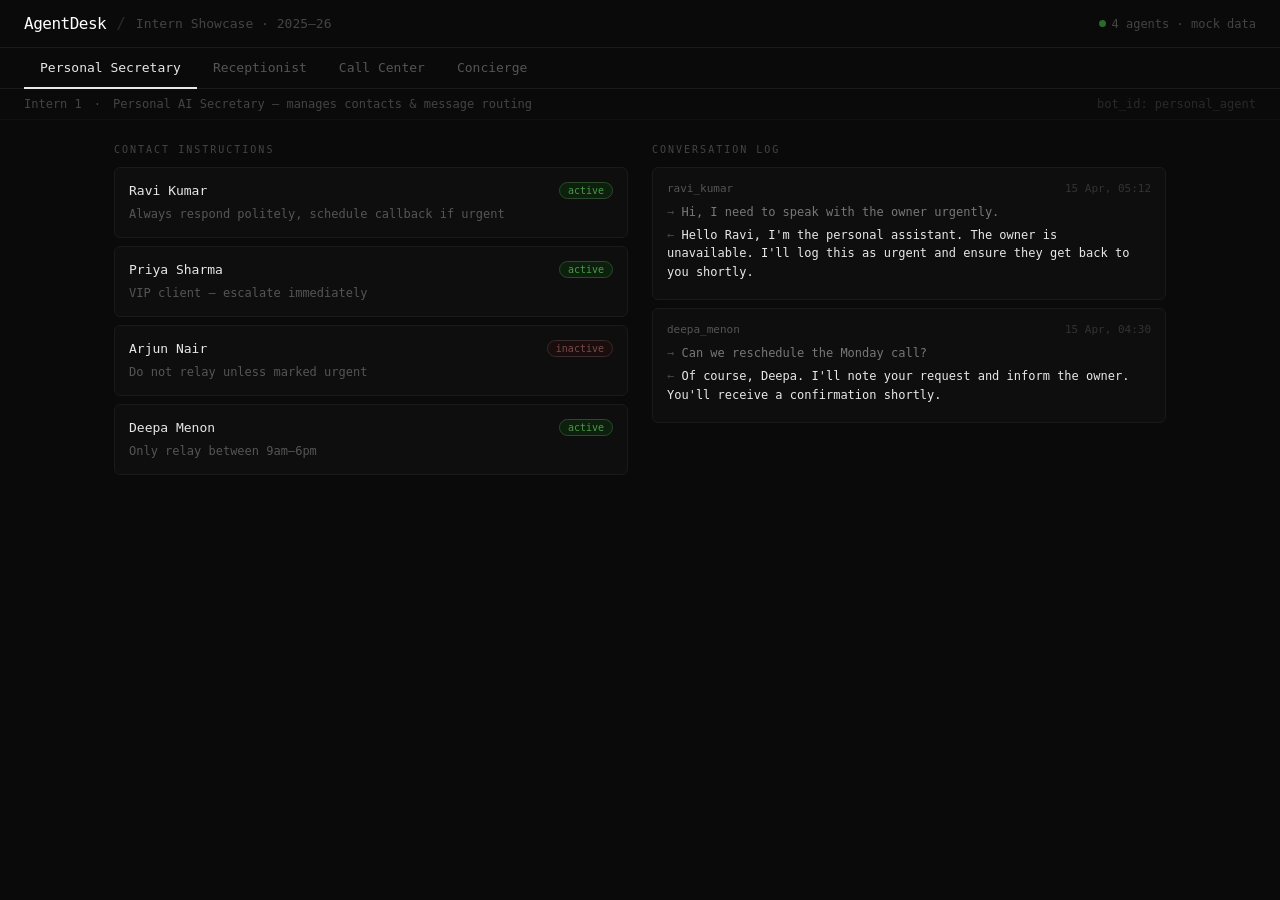
<file: dashboard/agentdesk.html>
<!DOCTYPE html>
<html lang="en">
<head>
  <meta charset="UTF-8" />
  <meta name="viewport" content="width=device-width, initial-scale=1.0" />
  <title>AgentDesk — Intern AI Showcase</title>
  <style>
    *, *::before, *::after { box-sizing: border-box; margin: 0; padding: 0; }

    body {
      background: #0a0a0a;
      color: #e8e8e8;
      font-family: ui-monospace, "JetBrains Mono", Consolas, monospace;
      min-height: 100vh;
      -webkit-font-smoothing: antialiased;
    }

    /* ── Nav ── */
    .nav {
      border-bottom: 1px solid #1a1a1a;
      padding: 14px 24px;
      display: flex;
      align-items: center;
      justify-content: space-between;
      position: sticky;
      top: 0;
      background: #0a0a0a;
      z-index: 10;
    }
    .nav-left { display: flex; align-items: center; gap: 10px; }
    .nav-logo { color: #fff; font-size: 16px; letter-spacing: -0.5px; }
    .nav-sep  { color: #2a2a2a; }
    .nav-sub  { color: #444; font-size: 13px; }
    .nav-status { display: flex; align-items: center; gap: 6px; color: #444; font-size: 12px; }
    .dot-live { width: 7px; height: 7px; border-radius: 50%; background: #2a6a2a; display: inline-block; }

    /* ── Tab bar ── */
    .tabbar {
      border-bottom: 1px solid #1a1a1a;
      padding: 0 24px;
      display: flex;
      gap: 0;
    }
    .tab-btn {
      background: none;
      border: none;
      border-bottom: 2px solid transparent;
      color: #555;
      font-family: inherit;
      font-size: 13px;
      padding: 12px 16px;
      cursor: pointer;
      margin-bottom: -1px;
      transition: color 0.15s, border-color 0.15s;
    }
    .tab-btn:hover  { color: #999; }
    .tab-btn.active { color: #e8e8e8; border-bottom-color: #e8e8e8; }

    /* ── Context bar ── */
    .context-bar {
      border-bottom: 1px solid #111;
      padding: 8px 24px;
      display: flex;
      justify-content: space-between;
      align-items: center;
      font-size: 12px;
    }
    .context-left { display: flex; gap: 12px; color: #444; }
    .context-right { color: #2a2a2a; }

    /* ── Content ── */
    .content {
      max-width: 1100px;
      margin: 0 auto;
      padding: 24px;
    }

    /* ── Stat cards ── */
    .stats-row {
      display: grid;
      gap: 12px;
      margin-bottom: 24px;
    }
    .stats-row.cols-3 { grid-template-columns: repeat(3, 1fr); }
    .stats-row.cols-2 { grid-template-columns: repeat(2, 1fr); }

    .stat-card {
      border: 1px solid #1f1f1f;
      background: #111;
      border-radius: 6px;
      padding: 16px;
    }
    .stat-label { color: #444; font-size: 10px; text-transform: uppercase; letter-spacing: 2px; margin-bottom: 6px; }
    .stat-value { color: #e8e8e8; font-size: 28px; font-weight: 500; }
    .stat-sub   { color: #333; font-size: 11px; margin-top: 4px; }

    /* ── Grid layout ── */
    .two-col { display: grid; grid-template-columns: 1fr 1fr; gap: 24px; }

    /* ── Section label ── */
    .section-label {
      color: #444;
      font-size: 10px;
      text-transform: uppercase;
      letter-spacing: 2px;
      margin-bottom: 12px;
    }

    /* ── Instruction cards ── */
    .card-list { display: flex; flex-direction: column; gap: 8px; }

    .instr-card {
      border: 1px solid #1a1a1a;
      background: #0e0e0e;
      border-radius: 6px;
      padding: 14px;
    }
    .instr-card-header {
      display: flex;
      justify-content: space-between;
      align-items: center;
      margin-bottom: 6px;
    }
    .instr-name { color: #e8e8e8; font-size: 13px; }
    .badge {
      font-size: 10px;
      padding: 2px 8px;
      border-radius: 20px;
      border: 1px solid;
    }
    .badge.active   { border-color: #2a4a2a; color: #4a9a4a; background: #0d1f0d; }
    .badge.inactive { border-color: #3a2a2a; color: #7a4a4a; background: #1a0d0d; }
    .instr-text { color: #555; font-size: 12px; line-height: 1.5; }

    /* ── Conversation log ── */
    .conv-card {
      border: 1px solid #1a1a1a;
      background: #0e0e0e;
      border-radius: 6px;
      padding: 14px;
      margin-bottom: 8px;
      animation: fadeIn 0.2s ease-out;
    }
    .conv-card-header {
      display: flex;
      justify-content: space-between;
      margin-bottom: 8px;
    }
    .conv-user { color: #555; font-size: 11px; }
    .conv-time { color: #333; font-size: 11px; }
    .conv-msg  { font-size: 12px; line-height: 1.55; margin-bottom: 4px; }
    .conv-msg .arrow { color: #444; }
    .conv-msg.user-msg { color: #777; }
    .conv-msg.bot-msg  { color: #e8e8e8; }

    /* ── Table ── */
    .data-table {
      width: 100%;
      border-collapse: collapse;
      font-size: 12px;
      margin-bottom: 24px;
    }
    .data-table thead tr {
      border-bottom: 1px solid #1a1a1a;
    }
    .data-table th {
      text-align: left;
      padding: 10px 12px;
      color: #444;
      font-size: 10px;
      text-transform: uppercase;
      letter-spacing: 1.5px;
      font-weight: 500;
    }
    .data-table td {
      padding: 10px 12px;
      border-bottom: 1px solid #111;
      vertical-align: top;
    }
    .data-table tr:hover td { background: #0d0d0d; }
    .td-primary { color: #e8e8e8; }
    .td-muted   { color: #666; }
    .td-dim     { color: #888; }

    /* ── Urgency badges ── */
    .urgency {
      font-size: 10px;
      padding: 2px 8px;
      border-radius: 20px;
      border: 1px solid;
    }
    .urgency.high   { border-color: #4a1a1a; color: #cc5555; background: #1f0a0a; }
    .urgency.medium { border-color: #4a3a1a; color: #cc9944; background: #1f1a0a; }
    .urgency.low    { border-color: #1a3a1a; color: #44aa44; background: #0a1f0a; }

    /* ── Booking type badge ── */
    .booking-tag {
      font-size: 10px;
      padding: 2px 8px;
      border-radius: 20px;
      border: 1px solid #2a2a4a;
      color: #6699cc;
      background: #0a0a1f;
    }

    /* ── Complaint feed ── */
    .complaint-card {
      border: 1px solid #1a1a1a;
      background: #0e0e0e;
      border-radius: 6px;
      padding: 14px;
      margin-bottom: 8px;
    }
    .complaint-card-header {
      display: flex;
      justify-content: space-between;
      align-items: center;
      margin-bottom: 6px;
    }
    .complaint-type { color: #888; font-size: 11px; text-transform: capitalize; }
    .complaint-desc { color: #555; font-size: 12px; line-height: 1.5; }

    /* ── Activity card ── */
    .activity-card {
      border: 1px solid #1a1a1a;
      background: #0e0e0e;
      border-radius: 6px;
      padding: 14px;
      margin-bottom: 8px;
    }
    .activity-header {
      display: flex;
      justify-content: space-between;
      align-items: center;
      margin-bottom: 8px;
    }
    .activity-user { color: #888; font-size: 11px; }

    /* ── Empty ── */
    .empty { text-align: center; padding: 32px; color: #333; font-size: 13px; }

    /* ── Tab panels ── */
    .tab-panel { display: none; }
    .tab-panel.active { display: block; animation: fadeIn 0.2s ease-out; }

    @keyframes fadeIn {
      from { opacity: 0; transform: translateY(5px); }
      to   { opacity: 1; transform: translateY(0); }
    }

    /* scrollbar */
    ::-webkit-scrollbar { width: 4px; }
    ::-webkit-scrollbar-track { background: #0a0a0a; }
    ::-webkit-scrollbar-thumb { background: #2a2a2a; border-radius: 2px; }

    @media (max-width: 768px) {
      .two-col { grid-template-columns: 1fr; }
      .stats-row.cols-3 { grid-template-columns: 1fr; }
      .stats-row.cols-2 { grid-template-columns: 1fr 1fr; }
    }
  </style>
</head>
<body>

<!-- Nav -->
<header class="nav">
  <div class="nav-left">
    <span class="nav-logo">AgentDesk</span>
    <span class="nav-sep">/</span>
    <span class="nav-sub">Intern Showcase · 2025–26</span>
  </div>
  <div class="nav-status">
    <span class="dot-live"></span>
    4 agents · mock data
  </div>
</header>

<!-- Tab bar -->
<nav class="tabbar">
  <button class="tab-btn active" data-tab="secretary">Personal Secretary</button>
  <button class="tab-btn" data-tab="receptionist">Receptionist</button>
  <button class="tab-btn" data-tab="callcenter">Call Center</button>
  <button class="tab-btn" data-tab="concierge">Concierge</button>
</nav>

<!-- Context bar -->
<div class="context-bar" id="context-bar">
  <div class="context-left">
    <span id="ctx-intern">Intern 1</span>
    <span>·</span>
    <span id="ctx-domain">Personal AI Secretary — manages contacts &amp; message routing</span>
  </div>
  <span class="context-right">bot_id: <span id="ctx-botid">personal_agent</span></span>
</div>

<!-- Content -->
<main class="content">

  <!-- ── TAB 1: Secretary ── -->
  <div class="tab-panel active" id="tab-secretary">
    <div class="two-col">
      <!-- Left: Instructions -->
      <div>
        <p class="section-label">Contact Instructions</p>
        <div class="card-list" id="instr-list"></div>
      </div>
      <!-- Right: Conversations -->
      <div>
        <p class="section-label">Conversation Log</p>
        <div id="conv-secretary"></div>
      </div>
    </div>
  </div>

  <!-- ── TAB 2: Receptionist ── -->
  <div class="tab-panel" id="tab-receptionist">
    <div class="stats-row cols-3" id="stats-receptionist"></div>
    <p class="section-label">Appointments</p>
    <table class="data-table" id="appt-table">
      <thead>
        <tr>
          <th>Patient</th><th>Phone</th><th>Date / Time</th><th>Doctor</th>
        </tr>
      </thead>
      <tbody id="appt-body"></tbody>
    </table>
    <p class="section-label">Conversation Log</p>
    <div id="conv-receptionist"></div>
  </div>

  <!-- ── TAB 3: Call Center ── -->
  <div class="tab-panel" id="tab-callcenter">
    <div class="stats-row cols-3" id="stats-callcenter"></div>
    <p class="section-label">Complaint Feed</p>
    <div id="complaint-feed"></div>
    <p class="section-label" style="margin-top:24px;">Conversation Log</p>
    <div id="conv-callcenter"></div>
  </div>

  <!-- ── TAB 4: Concierge ── -->
  <div class="tab-panel" id="tab-concierge">
    <div class="stats-row cols-2" id="stats-concierge"></div>
    <p class="section-label">Recent Activity</p>
    <div id="activity-feed"></div>
  </div>

</main>

<script>
// ── Mock Data ────────────────────────────────────────────────────────────────

const INSTRUCTIONS = [
  { id:1, contact_name:"Ravi Kumar",   instruction:"Always respond politely, schedule callback if urgent", is_active:true },
  { id:2, contact_name:"Priya Sharma", instruction:"VIP client — escalate immediately",                   is_active:true },
  { id:3, contact_name:"Arjun Nair",   instruction:"Do not relay unless marked urgent",                   is_active:false },
  { id:4, contact_name:"Deepa Menon",  instruction:"Only relay between 9am–6pm",                          is_active:true },
];

const APPOINTMENTS = [
  { id:1, patient_name:"Sneha Rao",    phone:"9876543210", requested_datetime:"16 Apr, 10:30 AM", preferred_doctor:"Dr. Mehta",  created_at:"2026-04-15T04:10:00Z" },
  { id:2, patient_name:"Kiran Bhat",   phone:"9845123456", requested_datetime:"17 Apr, 02:00 PM", preferred_doctor:"Dr. Sinha",  created_at:"2026-04-15T03:45:00Z" },
  { id:3, patient_name:"Anita Dsouza", phone:"9731234567", requested_datetime:"Next Monday PM",   preferred_doctor:"Any available", created_at:"2026-04-15T02:00:00Z" },
];

const CONVERSATIONS = [
  // Secretary
  { id:"s1", bot_id:"personal_agent", user_id:"ravi_kumar",
    user_message:"Hi, I need to speak with the owner urgently.",
    bot_response:"Hello Ravi, I'm the personal assistant. The owner is unavailable. I'll log this as urgent and ensure they get back to you shortly.",
    action_taken:{ action:"relay", urgency:"high" }, created_at:"2026-04-15T05:12:00Z" },
  { id:"s2", bot_id:"personal_agent", user_id:"deepa_menon",
    user_message:"Can we reschedule the Monday call?",
    bot_response:"Of course, Deepa. I'll note your request and inform the owner. You'll receive a confirmation shortly.",
    action_taken:{ action:"schedule" }, created_at:"2026-04-15T04:30:00Z" },

  // Receptionist
  { id:"r1", bot_id:"receptionist", user_id:"sneha_rao",
    user_message:"I'd like to book an appointment with Dr. Mehta for tomorrow.",
    bot_response:"Booked! Your appointment with Dr. Mehta is confirmed for 16 Apr at 10:30 AM. Please arrive 10 minutes early.",
    action_taken:{ action:"appointment_booked" }, created_at:"2026-04-15T04:10:00Z" },
  { id:"r2", bot_id:"receptionist", user_id:"user_002",
    user_message:"What are your clinic hours?",
    bot_response:"Our clinic is open Monday to Saturday, 9:00 AM to 7:00 PM. Closed on Sundays and public holidays.",
    action_taken:null, created_at:"2026-04-15T03:50:00Z" },
  { id:"r3", bot_id:"receptionist", user_id:"user_003",
    user_message:"I've been waiting 2 hours and no one is helping me!",
    bot_response:"I sincerely apologise. Escalating to senior staff immediately — someone will assist you within 5 minutes.",
    action_taken:{ action:"escalate" }, created_at:"2026-04-15T03:20:00Z" },

  // Call Center
  { id:"c1", bot_id:"call_center", user_id:"user_201",
    user_message:"My order hasn't arrived in 10 days. This is unacceptable!",
    bot_response:"I completely understand your frustration. Logged as high urgency. Reference: #476201. Our team contacts you within 24 hours.",
    action_taken:{ complaint_type:"delayed_delivery", description:"Order not received after 10 days", urgency:"high" }, created_at:"2026-04-15T05:05:00Z" },
  { id:"c2", bot_id:"call_center", user_id:"user_202",
    user_message:"Can I return a product I bought last week?",
    bot_response:"Yes, returns are accepted within 30 days. I've initiated a return request — pickup arranged within 48 hours.",
    action_taken:{ complaint_type:"refund_request", description:"Return initiated for recent purchase", urgency:"low" }, created_at:"2026-04-15T04:40:00Z" },
  { id:"c3", bot_id:"call_center", user_id:"user_203",
    user_message:"I was charged twice for the same order!",
    bot_response:"I apologise for this error. Flagged for immediate billing review. Reference: #476198. Refund in 5–7 working days.",
    action_taken:{ complaint_type:"billing_issue", description:"Double charged for order", urgency:"medium" }, created_at:"2026-04-15T04:00:00Z" },

  // Concierge
  { id:"h1", bot_id:"concierge", user_id:"guest_101",
    user_message:"I'd like to book a Deluxe room for 2 nights from April 18.",
    bot_response:"Welcome to Grand Mahal Hotel! Reserved: Deluxe room, 2 nights from 18 April. Breakfast included. Shall I confirm?",
    action_taken:{ booking_type:"room", room_type:"Deluxe", check_in:"18 Apr", nights:2 }, created_at:"2026-04-15T05:00:00Z" },
  { id:"h2", bot_id:"concierge", user_id:"guest_102",
    user_message:"Can I order a club sandwich and fresh lime soda to room 204?",
    bot_response:"Order placed! 1 Club Sandwich + 1 Fresh Lime Soda to Room 204. Estimated delivery: 20 minutes. Enjoy!",
    action_taken:{ booking_type:"food_order", items:["Club Sandwich","Fresh Lime Soda"], room:"204" }, created_at:"2026-04-15T04:20:00Z" },
];

// ── Context map ──────────────────────────────────────────────────────────────

const CTX = {
  secretary:   { intern:"Intern 1", domain:"Personal AI Secretary — contact routing & message management",      botid:"personal_agent" },
  receptionist:{ intern:"Intern 2", domain:"Business Receptionist — clinic appointments & FAQ answering",       botid:"receptionist"   },
  callcenter:  { intern:"Intern 3", domain:"Call Center Agent — complaints, refunds & escalations",             botid:"call_center"    },
  concierge:   { intern:"Intern 4", domain:"Hotel & Restaurant Concierge — room bookings & room service",       botid:"concierge"      },
};

// ── Helpers ──────────────────────────────────────────────────────────────────

function esc(str) {
  if (!str) return "";
  return String(str).replace(/&/g,"&amp;").replace(/</g,"&lt;").replace(/>/g,"&gt;");
}

function fmt(iso) {
  const d = new Date(iso);
  return d.toLocaleString("en-IN",{ day:"2-digit", month:"short", hour:"2-digit", minute:"2-digit", hour12:false });
}

// ── Render helpers ───────────────────────────────────────────────────────────

function statCard(label, value, sub) {
  return `<div class="stat-card">
    <div class="stat-label">${esc(label)}</div>
    <div class="stat-value">${esc(String(value))}</div>
    ${sub ? `<div class="stat-sub">${esc(sub)}</div>` : ""}
  </div>`;
}

function convCards(botId) {
  const items = CONVERSATIONS.filter(c => c.bot_id === botId);
  if (!items.length) return `<div class="empty">No conversations yet.</div>`;
  return items.map(c => `
    <div class="conv-card">
      <div class="conv-card-header">
        <span class="conv-user">${esc(c.user_id)}</span>
        <span class="conv-time">${fmt(c.created_at)}</span>
      </div>
      <div class="conv-msg user-msg"><span class="arrow">→ </span>${esc(c.user_message)}</div>
      <div class="conv-msg bot-msg"><span class="arrow">← </span>${esc(c.bot_response)}</div>
    </div>`).join("");
}

// ── Tab 1: Secretary ─────────────────────────────────────────────────────────

function renderSecretary() {
  document.getElementById("instr-list").innerHTML = INSTRUCTIONS.map(i => `
    <div class="instr-card">
      <div class="instr-card-header">
        <span class="instr-name">${esc(i.contact_name)}</span>
        <span class="badge ${i.is_active ? 'active' : 'inactive'}">${i.is_active ? 'active' : 'inactive'}</span>
      </div>
      <div class="instr-text">${esc(i.instruction)}</div>
    </div>`).join("");

  document.getElementById("conv-secretary").innerHTML = convCards("personal_agent");
}

// ── Tab 2: Receptionist ──────────────────────────────────────────────────────

function renderReceptionist() {
  const convos = CONVERSATIONS.filter(c => c.bot_id === "receptionist");
  const escalations = convos.filter(c => c.action_taken?.action === "escalate");
  const todayStr = new Date().toDateString();
  const todayAppts = APPOINTMENTS.filter(a => new Date(a.created_at).toDateString() === todayStr);

  document.getElementById("stats-receptionist").innerHTML =
    statCard("Total Appointments", APPOINTMENTS.length) +
    statCard("Today's Bookings",   todayAppts.length) +
    statCard("Escalations",        escalations.length);

  document.getElementById("appt-body").innerHTML = APPOINTMENTS.map(a => `
    <tr>
      <td class="td-primary">${esc(a.patient_name)}</td>
      <td class="td-muted">${esc(a.phone)}</td>
      <td class="td-dim">${esc(a.requested_datetime)}</td>
      <td class="td-dim">${esc(a.preferred_doctor)}</td>
    </tr>`).join("");

  document.getElementById("conv-receptionist").innerHTML = convCards("receptionist");
}

// ── Tab 3: Call Center ───────────────────────────────────────────────────────

function renderCallCenter() {
  const convos = CONVERSATIONS.filter(c => c.bot_id === "call_center");
  const complaints = convos.filter(c => c.action_taken !== null);
  const highUrgency = complaints.filter(c => c.action_taken?.urgency === "high");
  const escalated   = complaints.filter(c => c.action_taken?.action  === "escalate");

  document.getElementById("stats-callcenter").innerHTML =
    statCard("Total Complaints", complaints.length) +
    statCard("High Urgency",     highUrgency.length) +
    statCard("Escalated",        escalated.length);

  document.getElementById("complaint-feed").innerHTML = complaints.map(c => {
    const m = c.action_taken;
    const u = m.urgency || "low";
    return `<div class="complaint-card">
      <div class="complaint-card-header">
        <span class="complaint-type">${esc(String(m.complaint_type || "").replace(/_/g," "))}</span>
        <span class="urgency ${esc(u)}">${esc(u)}</span>
      </div>
      <div class="complaint-desc">${esc(m.description)}</div>
    </div>`;
  }).join("");

  document.getElementById("conv-callcenter").innerHTML = convCards("call_center");
}

// ── Tab 4: Concierge ─────────────────────────────────────────────────────────

function renderConcierge() {
  const convos = CONVERSATIONS.filter(c => c.bot_id === "concierge");
  const rooms = convos.filter(c => c.action_taken?.booking_type === "room");
  const food  = convos.filter(c => c.action_taken?.booking_type === "food_order");

  document.getElementById("stats-concierge").innerHTML =
    statCard("Room Bookings", rooms.length) +
    statCard("Food Orders",   food.length);

  document.getElementById("activity-feed").innerHTML = convos.map(c => {
    const m = c.action_taken;
    const type = m?.booking_type || null;
    return `<div class="activity-card">
      <div class="activity-header">
        <span class="activity-user">${esc(c.user_id)}</span>
        ${type ? `<span class="booking-tag">${esc(type.replace(/_/g," "))}</span>` : ""}
      </div>
      <div class="conv-msg user-msg"><span class="arrow">→ </span>${esc(c.user_message)}</div>
      <div class="conv-msg bot-msg"><span class="arrow">← </span>${esc(c.bot_response)}</div>
    </div>`;
  }).join("");
}

// ── Tab switching ────────────────────────────────────────────────────────────

const RENDERERS = {
  secretary:    renderSecretary,
  receptionist: renderReceptionist,
  callcenter:   renderCallCenter,
  concierge:    renderConcierge,
};

function switchTab(tabId) {
  document.querySelectorAll(".tab-btn").forEach(b => b.classList.toggle("active", b.dataset.tab === tabId));
  document.querySelectorAll(".tab-panel").forEach(p => p.classList.toggle("active", p.id === "tab-" + tabId));

  const ctx = CTX[tabId];
  document.getElementById("ctx-intern").textContent = ctx.intern;
  document.getElementById("ctx-domain").textContent = ctx.domain;
  document.getElementById("ctx-botid").textContent  = ctx.botid;

  RENDERERS[tabId]?.();
}

document.querySelectorAll(".tab-btn").forEach(btn => {
  btn.addEventListener("click", () => switchTab(btn.dataset.tab));
});

// ── Init ─────────────────────────────────────────────────────────────────────

renderSecretary();
</script>
</body>
</html>
</file>
